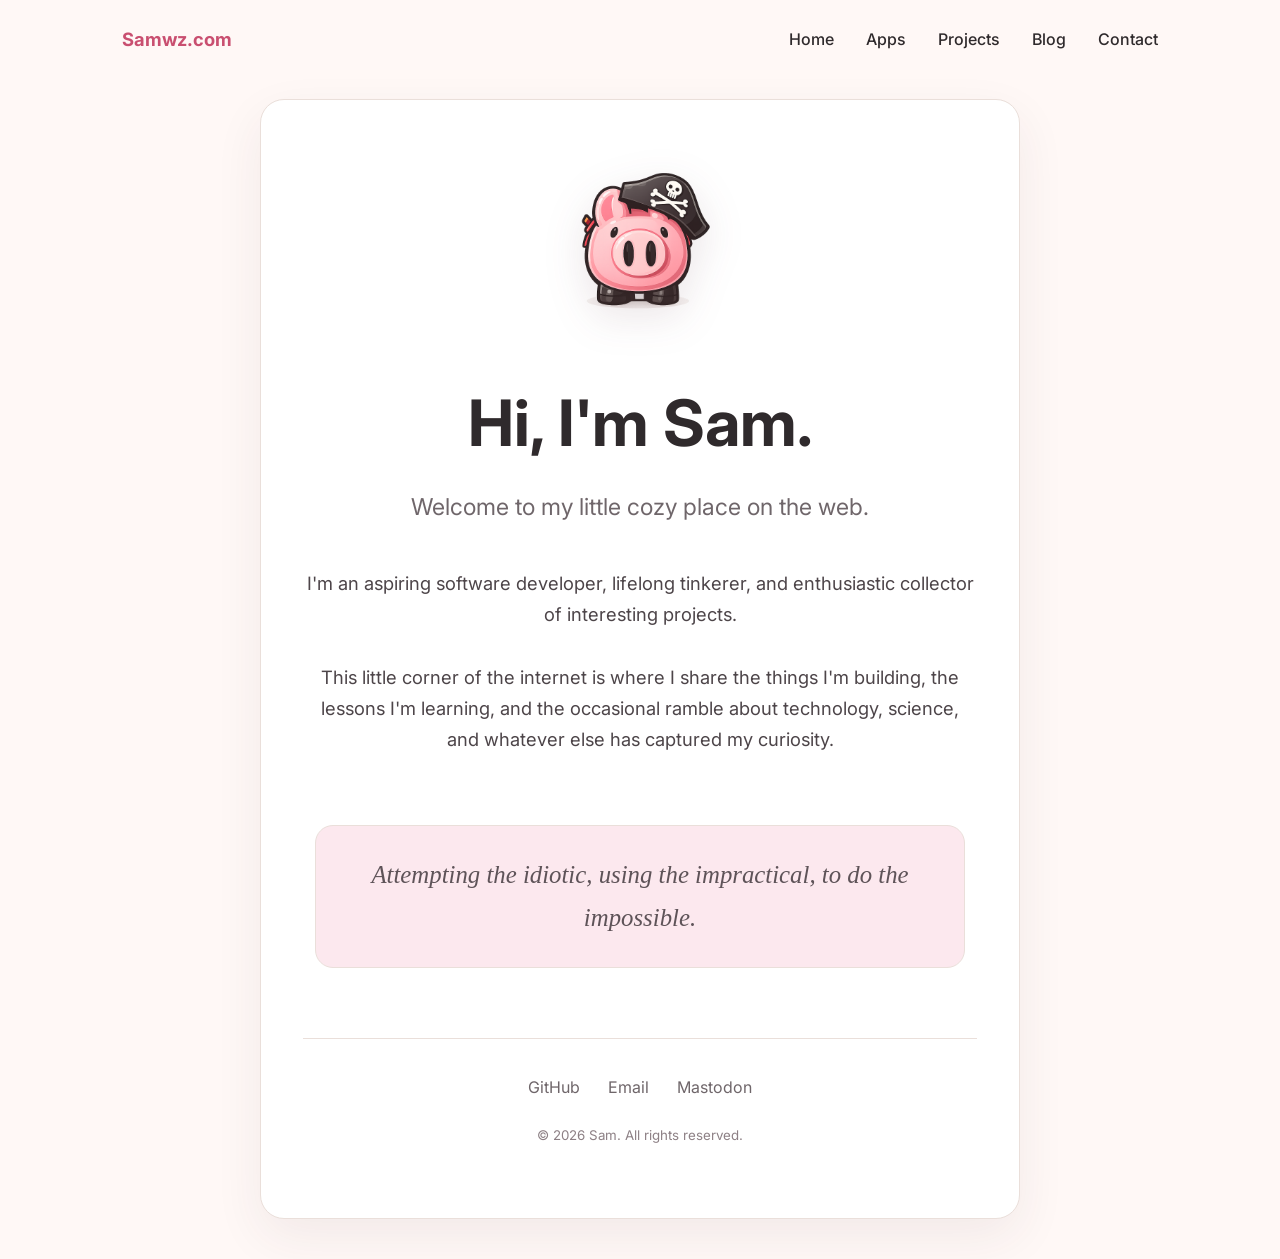
<file: index.html>
<!DOCTYPE html>
<html lang="en">
<head>
<meta charset="UTF-8">
<meta name="viewport" content="width=device-width, initial-scale=1.0">

<title>Sam | Welcome</title>

<link rel="icon" type="image/png" sizes="32x32" href="/images/PiratePiggy.png">
<link rel="apple-touch-icon" href="/images/PiratePiggy.png">

<link rel="preconnect" href="https://fonts.googleapis.com">
<link rel="preconnect" href="https://fonts.gstatic.com" crossorigin>
<link href="https://fonts.googleapis.com/css2?family=Inter:wght@300;400;600;700&display=swap" rel="stylesheet">

<link rel="stylesheet" href="styles.css">

</head>

<body>

<nav>

<div class="logo">Samwz.com</div>

<ul>

<li><a href="index.html">Home</a></li>
<li><a href="apps.html">Apps</a></li>
<li><a href="projects.html">Projects</a></li>
<li><a href="blog.html">Blog</a></li>
<li><a href="contact.html">Contact</a></li>

</ul>

</nav>

<main>

<div class="hero">

<img src="images/PiratePiggy.png" alt="Pirate Pig">

<h1>Hi, I'm Sam.</h1>

<p class="subtitle">
Welcome to my little cozy place on the web.
</p>

<p class="intro">

I'm an aspiring software developer, lifelong tinkerer,
and enthusiastic collector of interesting projects.

<br><br>

This little corner of the internet is where I share
the things I'm building, the lessons I'm learning,
and the occasional ramble about technology,
science, and whatever else has captured my curiosity.

</p>

</div>

<div class="quote">

Attempting the idiotic, using the impractical, to do the impossible.

</div>

<footer>

<div class="social">

<a href="#">GitHub</a>
<a href="#">Email</a>
<a href="#">Mastodon</a>

</div>

<small>

© 2026 Sam. All rights reserved.

</small>

</footer>

</main>

</body>
</html>
</file>
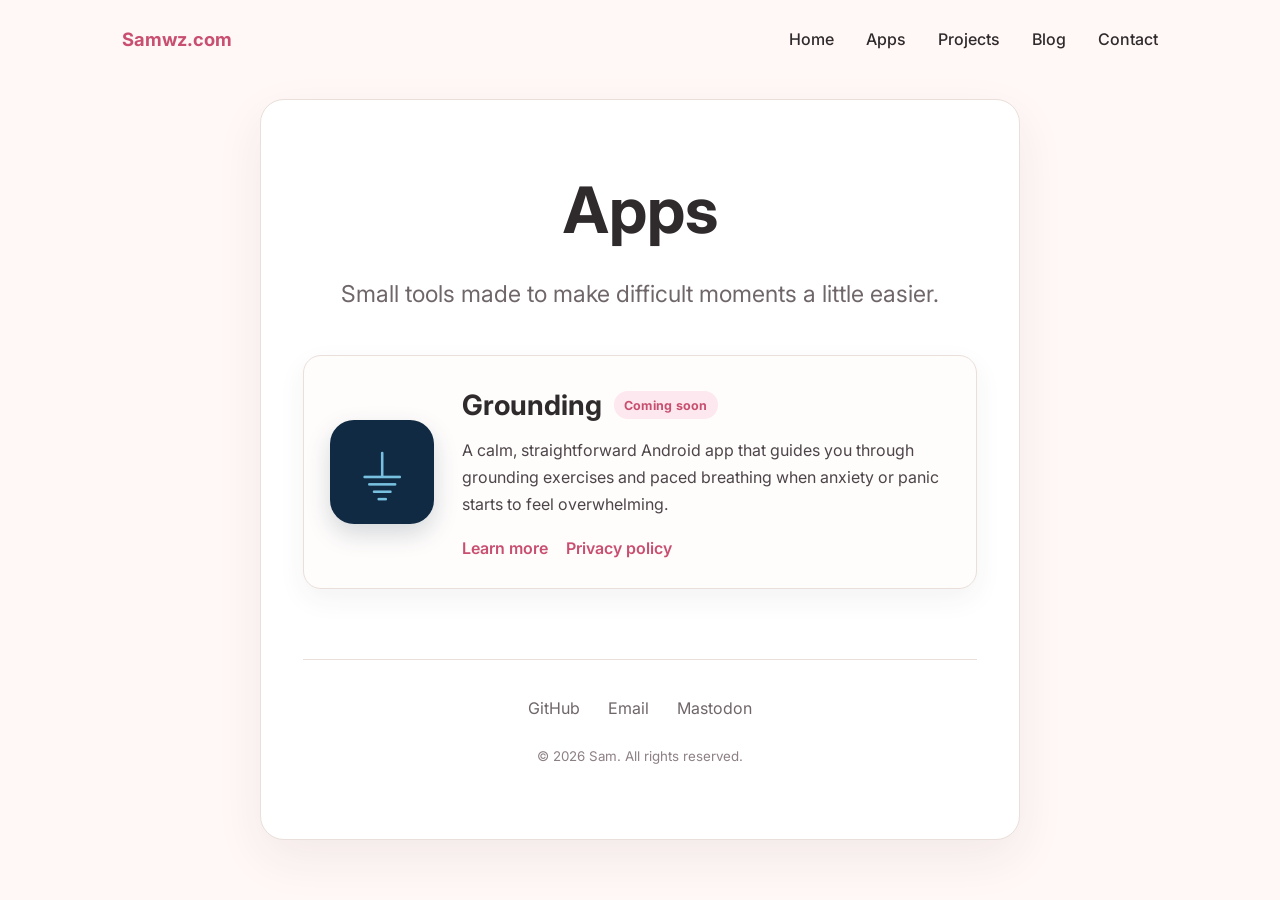
<file: apps.html>
<!DOCTYPE html>
<html lang="en">
<head>
<meta charset="UTF-8">
<meta name="viewport" content="width=device-width, initial-scale=1.0">
<title>Sam | Apps</title>
<link rel="icon" type="image/png" sizes="32x32" href="/images/PiratePiggy.png">
<link rel="apple-touch-icon" href="/images/PiratePiggy.png">
<link rel="preconnect" href="https://fonts.googleapis.com">
<link rel="preconnect" href="https://fonts.gstatic.com" crossorigin>
<link href="https://fonts.googleapis.com/css2?family=Inter:wght@300;400;600;700&display=swap" rel="stylesheet">
<link rel="stylesheet" href="styles.css">
</head>
<body>
<nav>
<div class="logo">Samwz.com</div>
<ul>
<li><a href="index.html">Home</a></li>
<li><a href="apps.html">Apps</a></li>
<li><a href="projects.html">Projects</a></li>
<li><a href="blog.html">Blog</a></li>
<li><a href="contact.html">Contact</a></li>
</ul>
</nav>
<main>
<h1>Apps</h1>
<p class="subtitle">Small tools made to make difficult moments a little easier.</p>
<section class="app-list" aria-label="Applications">
<article class="app-card">
<div class="app-icon" aria-hidden="true"><span>⏚</span></div>
<div class="app-details">
<div class="app-heading"><h2>Grounding</h2><span class="app-status">Coming soon</span></div>
<p>A calm, straightforward Android app that guides you through grounding exercises and paced breathing when anxiety or panic starts to feel overwhelming.</p>
<div class="app-links"><a href="grounding.html">Learn more</a><a href="grounding-privacy.html">Privacy policy</a></div>
</div>
</article>
</section>
<footer>
<div class="social"><a href="#">GitHub</a><a href="#">Email</a><a href="#">Mastodon</a></div>
<small>© 2026 Sam. All rights reserved.</small>
</footer>
</main>
</body>
</html>
</file>
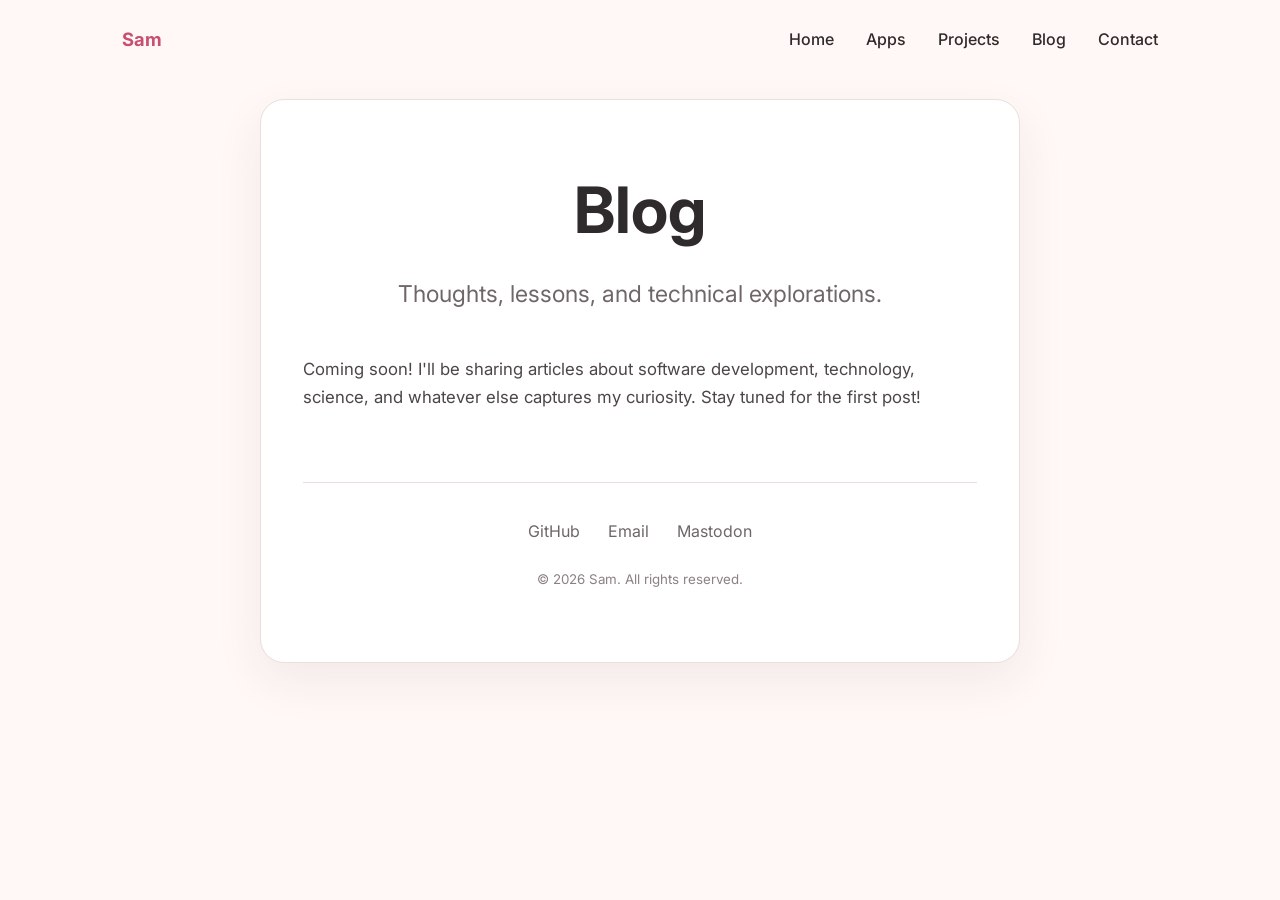
<file: blog.html>
<!DOCTYPE html>
<html lang="en">
<head>
<meta charset="UTF-8">
<meta name="viewport" content="width=device-width, initial-scale=1.0">

<title>Sam | Blog</title>

<link rel="icon" type="image/png" sizes="32x32" href="/images/PiratePiggy.png">
<link rel="apple-touch-icon" href="/images/PiratePiggy.png">

<link rel="preconnect" href="https://fonts.googleapis.com">
<link rel="preconnect" href="https://fonts.gstatic.com" crossorigin>
<link href="https://fonts.googleapis.com/css2?family=Inter:wght@300;400;600;700&display=swap" rel="stylesheet">

<link rel="stylesheet" href="styles.css">

</head>

<body>

<nav>

<div class="logo">Sam</div>

<ul>

<li><a href="index.html">Home</a></li>
<li><a href="apps.html">Apps</a></li>
<li><a href="projects.html">Projects</a></li>
<li><a href="blog.html">Blog</a></li>
<li><a href="contact.html">Contact</a></li>

</ul>

</nav>

<main>

<h1>Blog</h1>

<p class="subtitle">
Thoughts, lessons, and technical explorations.
</p>

<div class="content">

<p>Coming soon! I'll be sharing articles about software development, technology, science, and whatever else captures my curiosity. Stay tuned for the first post!</p>

</div>

<footer>

<div class="social">

<a href="#">GitHub</a>
<a href="#">Email</a>
<a href="#">Mastodon</a>

</div>

<small>

© 2026 Sam. All rights reserved.

</small>

</footer>

</main>

</body>
</html>
</file>
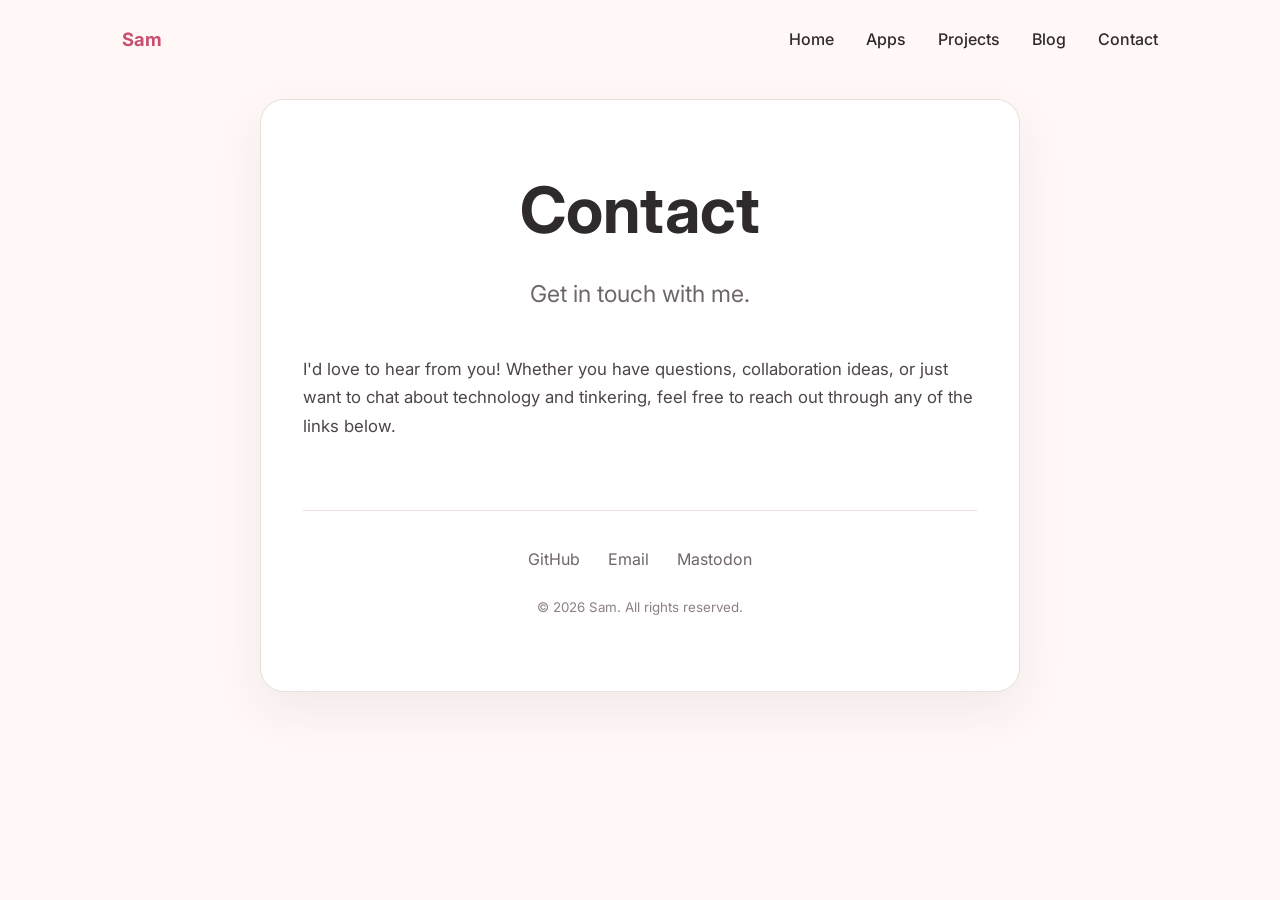
<file: contact.html>
<!DOCTYPE html>
<html lang="en">
<head>
<meta charset="UTF-8">
<meta name="viewport" content="width=device-width, initial-scale=1.0">

<title>Sam | Contact</title>

<link rel="icon" type="image/png" sizes="32x32" href="/images/PiratePiggy.png">
<link rel="apple-touch-icon" href="/images/PiratePiggy.png">

<link rel="preconnect" href="https://fonts.googleapis.com">
<link rel="preconnect" href="https://fonts.gstatic.com" crossorigin>
<link href="https://fonts.googleapis.com/css2?family=Inter:wght@300;400;600;700&display=swap" rel="stylesheet">

<link rel="stylesheet" href="styles.css">

</head>

<body>

<nav>

<div class="logo">Sam</div>

<ul>

<li><a href="index.html">Home</a></li>
<li><a href="apps.html">Apps</a></li>
<li><a href="projects.html">Projects</a></li>
<li><a href="blog.html">Blog</a></li>
<li><a href="contact.html">Contact</a></li>

</ul>

</nav>

<main>

<h1>Contact</h1>

<p class="subtitle">
Get in touch with me.
</p>

<div class="content">

<p>I'd love to hear from you! Whether you have questions, collaboration ideas, or just want to chat about technology and tinkering, feel free to reach out through any of the links below.</p>

</div>

<footer>

<div class="social">

<a href="#">GitHub</a>
<a href="#">Email</a>
<a href="#">Mastodon</a>

</div>

<small>

© 2026 Sam. All rights reserved.

</small>

</footer>

</main>

</body>
</html>
</file>
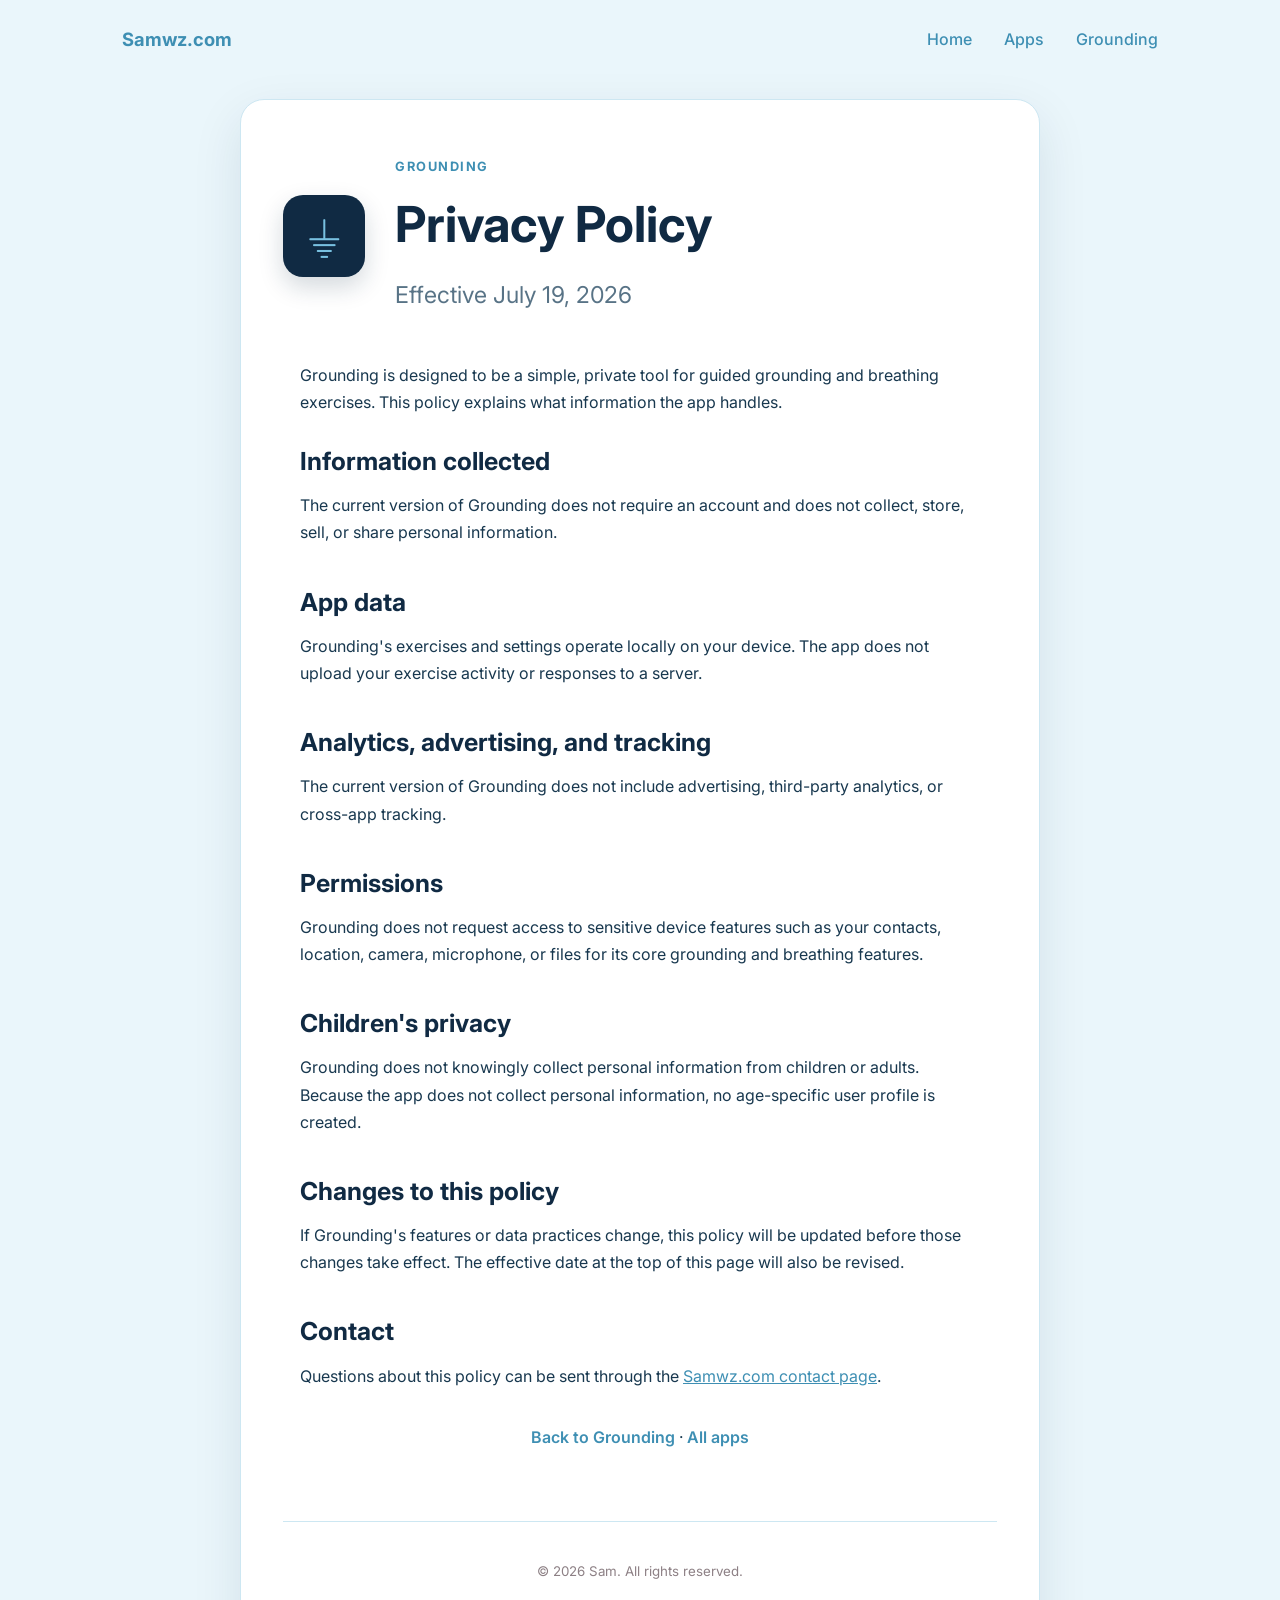
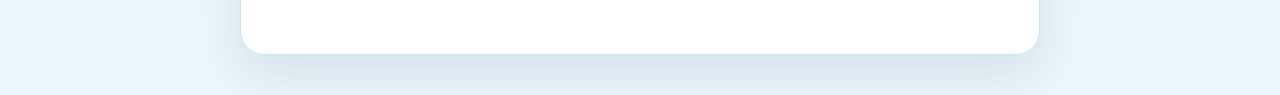
<file: grounding-privacy.html>
<!DOCTYPE html>
<html lang="en">
<head>
<meta charset="UTF-8">
<meta name="viewport" content="width=device-width, initial-scale=1.0">
<title>Grounding Privacy Policy | Samwz.com</title>
<link rel="icon" type="image/png" sizes="32x32" href="/images/PiratePiggy.png">
<link rel="apple-touch-icon" href="/images/PiratePiggy.png">
<link rel="preconnect" href="https://fonts.googleapis.com">
<link rel="preconnect" href="https://fonts.gstatic.com" crossorigin>
<link href="https://fonts.googleapis.com/css2?family=Inter:wght@300;400;600;700&display=swap" rel="stylesheet">
<link rel="stylesheet" href="styles.css">
<link rel="stylesheet" href="grounding.css">
</head>
<body class="grounding-theme">
<nav>
<div class="logo">Samwz.com</div>
<ul>
<li><a href="index.html">Home</a></li>
<li><a href="apps.html">Apps</a></li>
<li><a href="grounding.html">Grounding</a></li>
</ul>
</nav>
<main class="app-page policy-page">
<section class="policy-heading">
<div class="app-icon policy-icon" aria-hidden="true"><span>⏚</span></div>
<div><p class="eyebrow">Grounding</p><h1>Privacy Policy</h1><p class="subtitle">Effective July 19, 2026</p></div>
</section>
<article class="policy-content">
<p>Grounding is designed to be a simple, private tool for guided grounding and breathing exercises. This policy explains what information the app handles.</p>
<h2>Information collected</h2>
<p>The current version of Grounding does not require an account and does not collect, store, sell, or share personal information.</p>
<h2>App data</h2>
<p>Grounding's exercises and settings operate locally on your device. The app does not upload your exercise activity or responses to a server.</p>
<h2>Analytics, advertising, and tracking</h2>
<p>The current version of Grounding does not include advertising, third-party analytics, or cross-app tracking.</p>
<h2>Permissions</h2>
<p>Grounding does not request access to sensitive device features such as your contacts, location, camera, microphone, or files for its core grounding and breathing features.</p>
<h2>Children's privacy</h2>
<p>Grounding does not knowingly collect personal information from children or adults. Because the app does not collect personal information, no age-specific user profile is created.</p>
<h2>Changes to this policy</h2>
<p>If Grounding's features or data practices change, this policy will be updated before those changes take effect. The effective date at the top of this page will also be revised.</p>
<h2>Contact</h2>
<p>Questions about this policy can be sent through the <a href="contact.html">Samwz.com contact page</a>.</p>
<p class="page-links"><a href="grounding.html">Back to Grounding</a> · <a href="apps.html">All apps</a></p>
</article>
<footer><small>© 2026 Sam. All rights reserved.</small></footer>
</main>
</body>
</html>
</file>
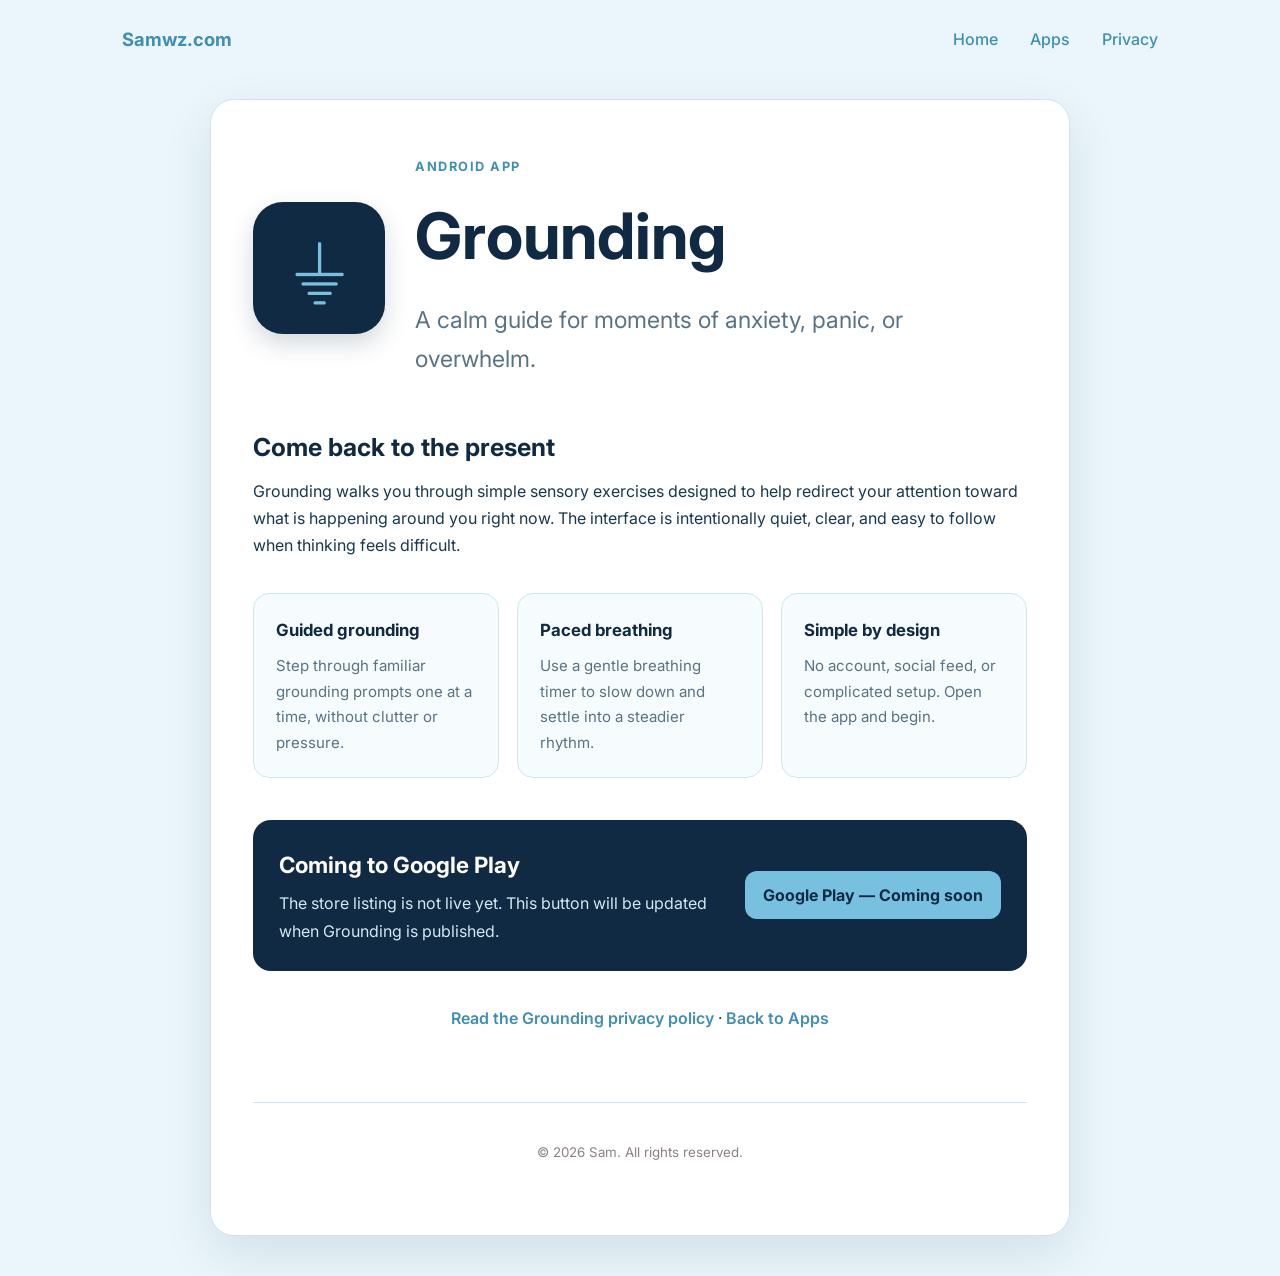
<file: grounding.html>
<!DOCTYPE html>
<html lang="en">
<head>
<meta charset="UTF-8">
<meta name="viewport" content="width=device-width, initial-scale=1.0">
<title>Grounding | Samwz.com</title>
<link rel="icon" type="image/png" sizes="32x32" href="/images/PiratePiggy.png">
<link rel="apple-touch-icon" href="/images/PiratePiggy.png">
<link rel="preconnect" href="https://fonts.googleapis.com">
<link rel="preconnect" href="https://fonts.gstatic.com" crossorigin>
<link href="https://fonts.googleapis.com/css2?family=Inter:wght@300;400;600;700&display=swap" rel="stylesheet">
<link rel="stylesheet" href="styles.css">
<link rel="stylesheet" href="grounding.css">
</head>
<body class="grounding-theme">
<nav>
<div class="logo">Samwz.com</div>
<ul>
<li><a href="index.html">Home</a></li>
<li><a href="apps.html">Apps</a></li>
<li><a href="grounding-privacy.html">Privacy</a></li>
</ul>
</nav>
<main class="app-page">
<section class="app-hero">
<div class="app-icon app-icon-large" aria-hidden="true"><span>⏚</span></div>
<div>
<p class="eyebrow">Android app</p>
<h1>Grounding</h1>
<p class="subtitle">A calm guide for moments of anxiety, panic, or overwhelm.</p>
</div>
</section>
<section class="app-page-content">
<h2>Come back to the present</h2>
<p>Grounding walks you through simple sensory exercises designed to help redirect your attention toward what is happening around you right now. The interface is intentionally quiet, clear, and easy to follow when thinking feels difficult.</p>
<div class="feature-grid">
<article class="feature-card"><h3>Guided grounding</h3><p>Step through familiar grounding prompts one at a time, without clutter or pressure.</p></article>
<article class="feature-card"><h3>Paced breathing</h3><p>Use a gentle breathing timer to slow down and settle into a steadier rhythm.</p></article>
<article class="feature-card"><h3>Simple by design</h3><p>No account, social feed, or complicated setup. Open the app and begin.</p></article>
</div>
<div class="store-panel">
<div><h2>Coming to Google Play</h2><p>The store listing is not live yet. This button will be updated when Grounding is published.</p></div>
<a class="store-button" href="#" aria-disabled="true">Google Play — Coming soon</a>
</div>
<p class="page-links"><a href="grounding-privacy.html">Read the Grounding privacy policy</a> · <a href="apps.html">Back to Apps</a></p>
</section>
<footer><small>© 2026 Sam. All rights reserved.</small></footer>
</main>
</body>
</html>
</file>
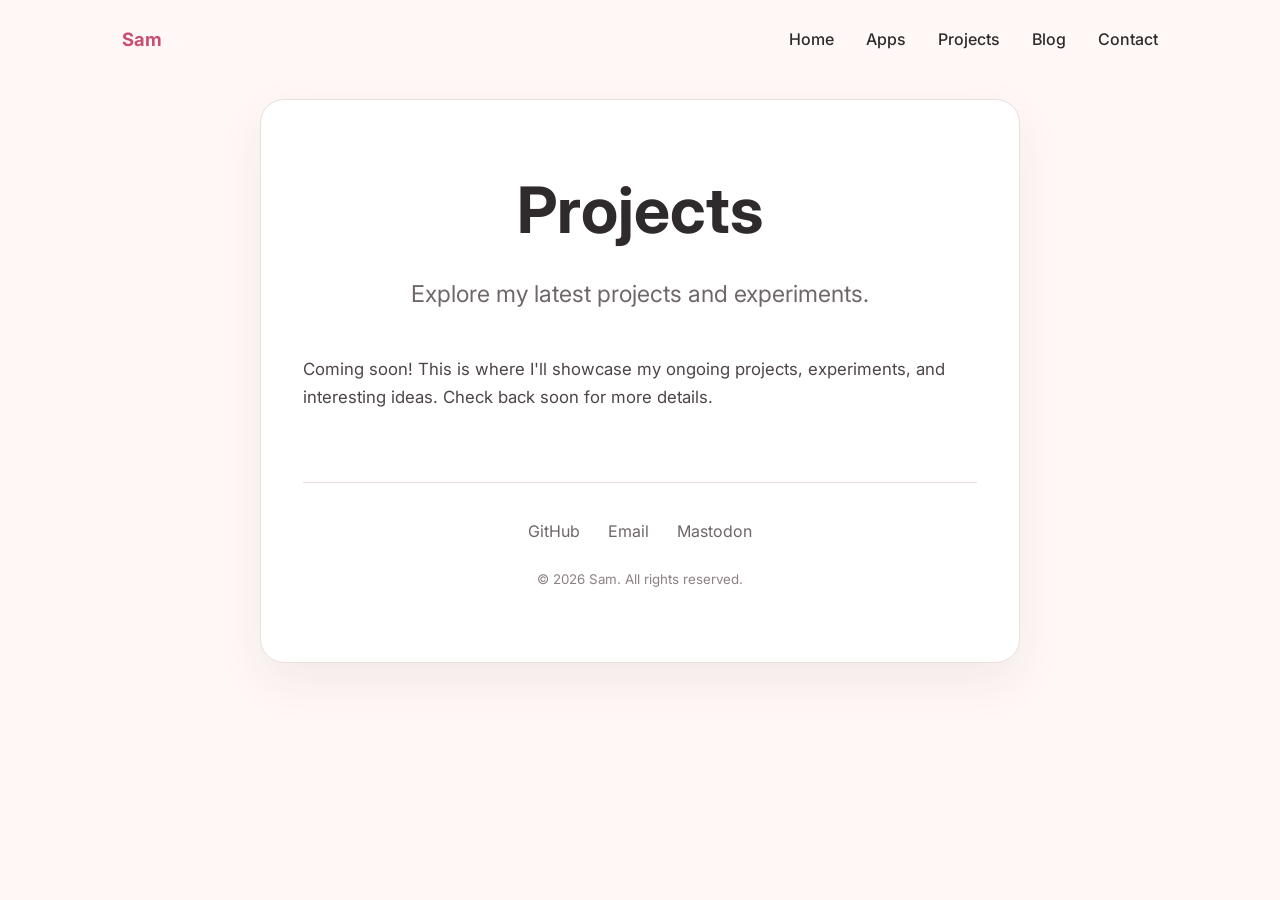
<file: projects.html>
<!DOCTYPE html>
<html lang="en">
<head>
<meta charset="UTF-8">
<meta name="viewport" content="width=device-width, initial-scale=1.0">

<title>Sam | Projects</title>

<link rel="icon" type="image/png" sizes="32x32" href="/images/PiratePiggy.png">
<link rel="apple-touch-icon" href="/images/PiratePiggy.png">

<link rel="preconnect" href="https://fonts.googleapis.com">
<link rel="preconnect" href="https://fonts.gstatic.com" crossorigin>
<link href="https://fonts.googleapis.com/css2?family=Inter:wght@300;400;600;700&display=swap" rel="stylesheet">

<link rel="stylesheet" href="styles.css">

</head>

<body>

<nav>

<div class="logo">Sam</div>

<ul>

<li><a href="index.html">Home</a></li>
<li><a href="apps.html">Apps</a></li>
<li><a href="projects.html">Projects</a></li>
<li><a href="blog.html">Blog</a></li>
<li><a href="contact.html">Contact</a></li>

</ul>

</nav>

<main>

<h1>Projects</h1>

<p class="subtitle">
Explore my latest projects and experiments.
</p>

<div class="content">

<p>Coming soon! This is where I'll showcase my ongoing projects, experiments, and interesting ideas. Check back soon for more details.</p>

</div>

<footer>

<div class="social">

<a href="#">GitHub</a>
<a href="#">Email</a>
<a href="#">Mastodon</a>

</div>

<small>

© 2026 Sam. All rights reserved.

</small>

</footer>

</main>

</body>
</html>
</file>
<file: styles.css>
:root{
    --accent:#F06A8A;
    --accent-dark:#C94F70;
    --text:#2F2A2C;
    --muted:#6F666A;
    --border:#EADFDA;
    --bg:#FFF8F6;
    --surface:#FFFFFF;
    --soft-accent:#FCE8EE;
}

*{
    margin:0;
    padding:0;
    box-sizing:border-box;
}

body{
    font-family:"Inter",sans-serif;
    background:var(--bg);
    color:var(--text);
    line-height:1.7;
}

nav{
    max-width:1100px;
    margin:auto;
    padding:24px 32px;

    display:flex;
    justify-content:space-between;
    align-items:center;
}

.logo{
    font-weight:700;
    font-size:1.15rem;
    color:var(--accent-dark);
}

nav ul{
    display:flex;
    list-style:none;
    gap:2rem;
}

nav a{
    text-decoration:none;
    color:var(--text);
    font-weight:500;
}

nav a:hover{
    color:var(--accent);
}

main{
    max-width:760px;
    margin:20px auto 40px;
    padding:56px 42px 70px;
    text-align:center;
    background:var(--surface);
    border:1px solid var(--border);
    border-radius:24px;
    box-shadow:0 18px 50px rgba(70,45,50,0.07);
}

.hero img{
    width:180px;
    margin-bottom:25px;
    filter:drop-shadow(0 12px 20px rgba(90,45,55,0.12));
}

h1{
    font-size:4rem;
    font-weight:700;
    margin-bottom:10px;
    color:var(--text);
}

h2{
    font-size:2.5rem;
    font-weight:700;
    margin-bottom:20px;
}

.subtitle{
    font-size:1.45rem;
    color:var(--muted);
    margin-bottom:40px;
}

.intro{
    font-size:1.15rem;
    color:#4D4549;
    margin-bottom:60px;
}

.content{
    font-size:1.05rem;
    color:#4D4549;
    margin-bottom:40px;
    text-align:left;
}

.content p{
    margin-bottom:20px;
}

.app-list{
    display:flex;
    flex-direction:column;
    gap:22px;
    margin-top:10px;
    text-align:left;
}

.app-card{
    display:flex;
    align-items:center;
    gap:28px;
    padding:26px;
    background:#FFFDFC;
    border:1px solid var(--border);
    border-radius:18px;
    box-shadow:0 10px 28px rgba(70,45,50,0.06);
    transition:transform 160ms ease, box-shadow 160ms ease, border-color 160ms ease;
}

.app-card:hover{
    transform:translateY(-2px);
    border-color:#DFC7CF;
    box-shadow:0 14px 34px rgba(70,45,50,0.09);
}

.app-icon{
    width:104px;
    height:104px;
    flex:0 0 104px;
    display:grid;
    place-items:center;
    border-radius:24px;
    background:#102A43;
    box-shadow:0 10px 24px rgba(16,42,67,0.18);
}

.app-icon span{
    color:#78C0E0;
    font-size:4rem;
    line-height:1;
    transform:translateY(-2px);
}

.app-details{
    min-width:0;
}

.app-heading{
    display:flex;
    align-items:center;
    gap:12px;
    flex-wrap:wrap;
    margin-bottom:8px;
}

.app-heading h2{
    margin:0;
    font-size:1.75rem;
}

.app-status{
    display:inline-flex;
    align-items:center;
    min-height:28px;
    padding:3px 10px;
    border-radius:999px;
    background:var(--soft-accent);
    color:var(--accent-dark);
    font-size:0.78rem;
    font-weight:700;
    letter-spacing:0.02em;
}

.app-details p{
    margin:0;
    color:#4D4549;
}

.app-links{
    display:flex;
    flex-wrap:wrap;
    gap:18px;
    margin-top:16px;
}

.app-links a{
    color:var(--accent-dark);
    font-weight:600;
    text-decoration:none;
}

.app-links a:hover{
    color:var(--accent);
    text-decoration:underline;
    text-underline-offset:3px;
}

.quote{
    font-family:Georgia,serif;
    font-style:italic;
    font-size:1.55rem;
    color:#5E5358;
    margin:70px auto;
    max-width:650px;
    position:relative;
    background:var(--soft-accent);
    border:1px solid var(--border);
    border-radius:18px;
    padding:28px 36px;
}

.quote:before,
.quote:after{
    content:"";
}

footer{
    border-top:1px solid var(--border);
    margin-top:70px;
    padding-top:35px;
}

.social{
    display:flex;
    justify-content:center;
    gap:28px;
    margin-bottom:20px;
}

.social a{
    text-decoration:none;
    color:var(--muted);
}

.social a:hover{
    color:var(--accent);
}

small{
    color:#8D8085;
}

@media (max-width:700px){
    nav{
        padding:20px 18px;
        align-items:flex-start;
        gap:20px;
    }

    nav ul{
        gap:0.9rem;
        flex-wrap:wrap;
        justify-content:flex-end;
    }

    main{
        margin:8px 14px 28px;
        padding:42px 24px 54px;
        border-radius:18px;
    }

    h1{
        font-size:3rem;
    }

    .subtitle{
        font-size:1.2rem;
    }

    .app-card{
        align-items:flex-start;
        gap:18px;
        padding:20px;
    }

    .app-icon{
        width:82px;
        height:82px;
        flex-basis:82px;
        border-radius:20px;
    }

    .app-icon span{
        font-size:3.15rem;
    }

    .app-heading h2{
        font-size:1.45rem;
    }

    .quote{
        padding:24px;
        font-size:1.3rem;
    }
}

@media (max-width:500px){
    .app-card{
        flex-direction:column;
    }

    .app-icon{
        width:76px;
        height:76px;
        flex-basis:76px;
    }
}
</file>
<file: grounding.css>
:root{
    --grounding-navy:#102A43;
    --grounding-blue:#78C0E0;
    --grounding-blue-dark:#3E8FB3;
    --grounding-bg:#EAF6FB;
    --grounding-surface:#FFFFFF;
    --grounding-border:#CDE7F2;
    --grounding-text:#18384F;
    --grounding-muted:#587386;
}

body.grounding-theme{
    background:var(--grounding-bg);
    color:var(--grounding-text);
}

.grounding-theme .logo,
.grounding-theme nav a:hover,
.grounding-theme a{
    color:var(--grounding-blue-dark);
}

.grounding-theme main.app-page{
    max-width:860px;
    border-color:var(--grounding-border);
    box-shadow:0 18px 50px rgba(16,42,67,0.10);
}

.app-hero,
.policy-heading{
    display:flex;
    align-items:center;
    justify-content:center;
    gap:30px;
    margin-bottom:46px;
    text-align:left;
}

.app-icon-large{
    width:132px;
    height:132px;
    flex-basis:132px;
    border-radius:30px;
}

.app-icon-large span{
    font-size:5.1rem;
}

.eyebrow{
    margin-bottom:4px;
    color:var(--grounding-blue-dark);
    font-size:0.8rem;
    font-weight:700;
    letter-spacing:0.12em;
    text-transform:uppercase;
}

.grounding-theme h1,
.grounding-theme h2,
.grounding-theme h3{
    color:var(--grounding-navy);
}

.grounding-theme .subtitle{
    color:var(--grounding-muted);
    margin-bottom:0;
}

.app-page-content,
.policy-content{
    text-align:left;
    color:var(--grounding-text);
}

.app-page-content > p,
.policy-content > p{
    margin-bottom:24px;
}

.app-page-content h2,
.policy-content h2{
    margin-top:34px;
    margin-bottom:10px;
    font-size:1.55rem;
}

.feature-grid{
    display:grid;
    grid-template-columns:repeat(3,1fr);
    gap:18px;
    margin:34px 0 42px;
}

.feature-card{
    padding:22px;
    background:#F6FBFD;
    border:1px solid var(--grounding-border);
    border-radius:16px;
}

.feature-card h3{
    margin-bottom:8px;
    font-size:1.05rem;
}

.feature-card p{
    color:var(--grounding-muted);
    font-size:0.94rem;
}

.store-panel{
    display:flex;
    align-items:center;
    justify-content:space-between;
    gap:26px;
    padding:26px;
    background:var(--grounding-navy);
    color:#FFFFFF;
    border-radius:18px;
}

.store-panel h2{
    margin:0 0 6px;
    color:#FFFFFF;
    font-size:1.4rem;
}

.store-panel p{
    color:#D4E8F2;
}

.store-button{
    flex:0 0 auto;
    display:inline-flex;
    align-items:center;
    justify-content:center;
    min-height:48px;
    padding:10px 18px;
    border-radius:12px;
    background:var(--grounding-blue);
    color:var(--grounding-navy) !important;
    font-weight:700;
    text-decoration:none;
    cursor:not-allowed;
}

.page-links{
    margin-top:34px;
    text-align:center;
}

.page-links a{
    font-weight:600;
    text-decoration:none;
}

.page-links a:hover,
.policy-content a:hover{
    text-decoration:underline;
    text-underline-offset:3px;
}

.policy-page{
    max-width:800px !important;
}

.policy-heading{
    justify-content:flex-start;
}

.policy-icon{
    width:82px;
    height:82px;
    flex-basis:82px;
    border-radius:20px;
}

.policy-icon span{
    font-size:3.2rem;
}

.policy-heading h1{
    font-size:3.1rem;
}

.policy-content{
    max-width:680px;
    margin:0 auto;
}

.policy-content h2:first-of-type{
    margin-top:24px;
}

.grounding-theme footer{
    border-color:var(--grounding-border);
}

@media (max-width:700px){
    .app-hero,
    .policy-heading{
        flex-direction:column;
        text-align:center;
        gap:20px;
    }

    .feature-grid{
        grid-template-columns:1fr;
    }

    .store-panel{
        flex-direction:column;
        align-items:flex-start;
    }

    .store-button{
        width:100%;
    }

    .policy-heading h1{
        font-size:2.5rem;
    }
}
</file>
